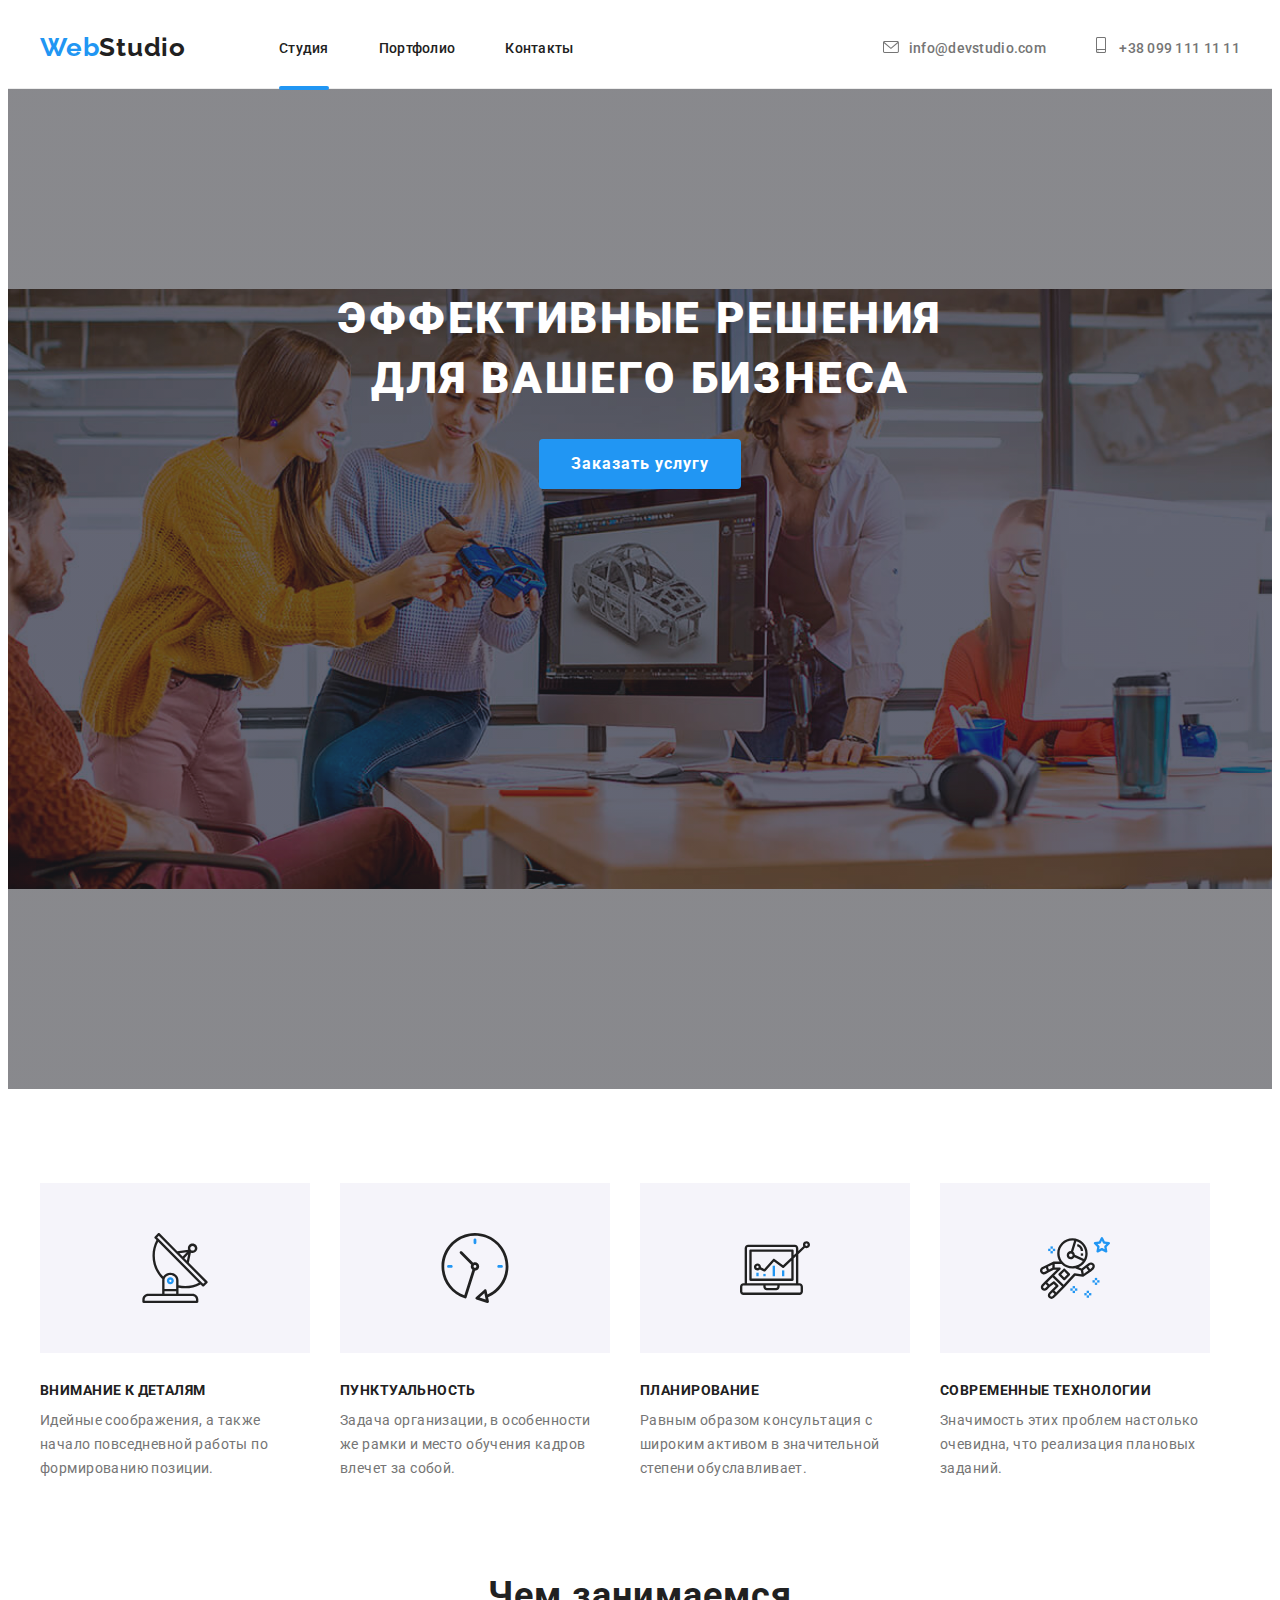
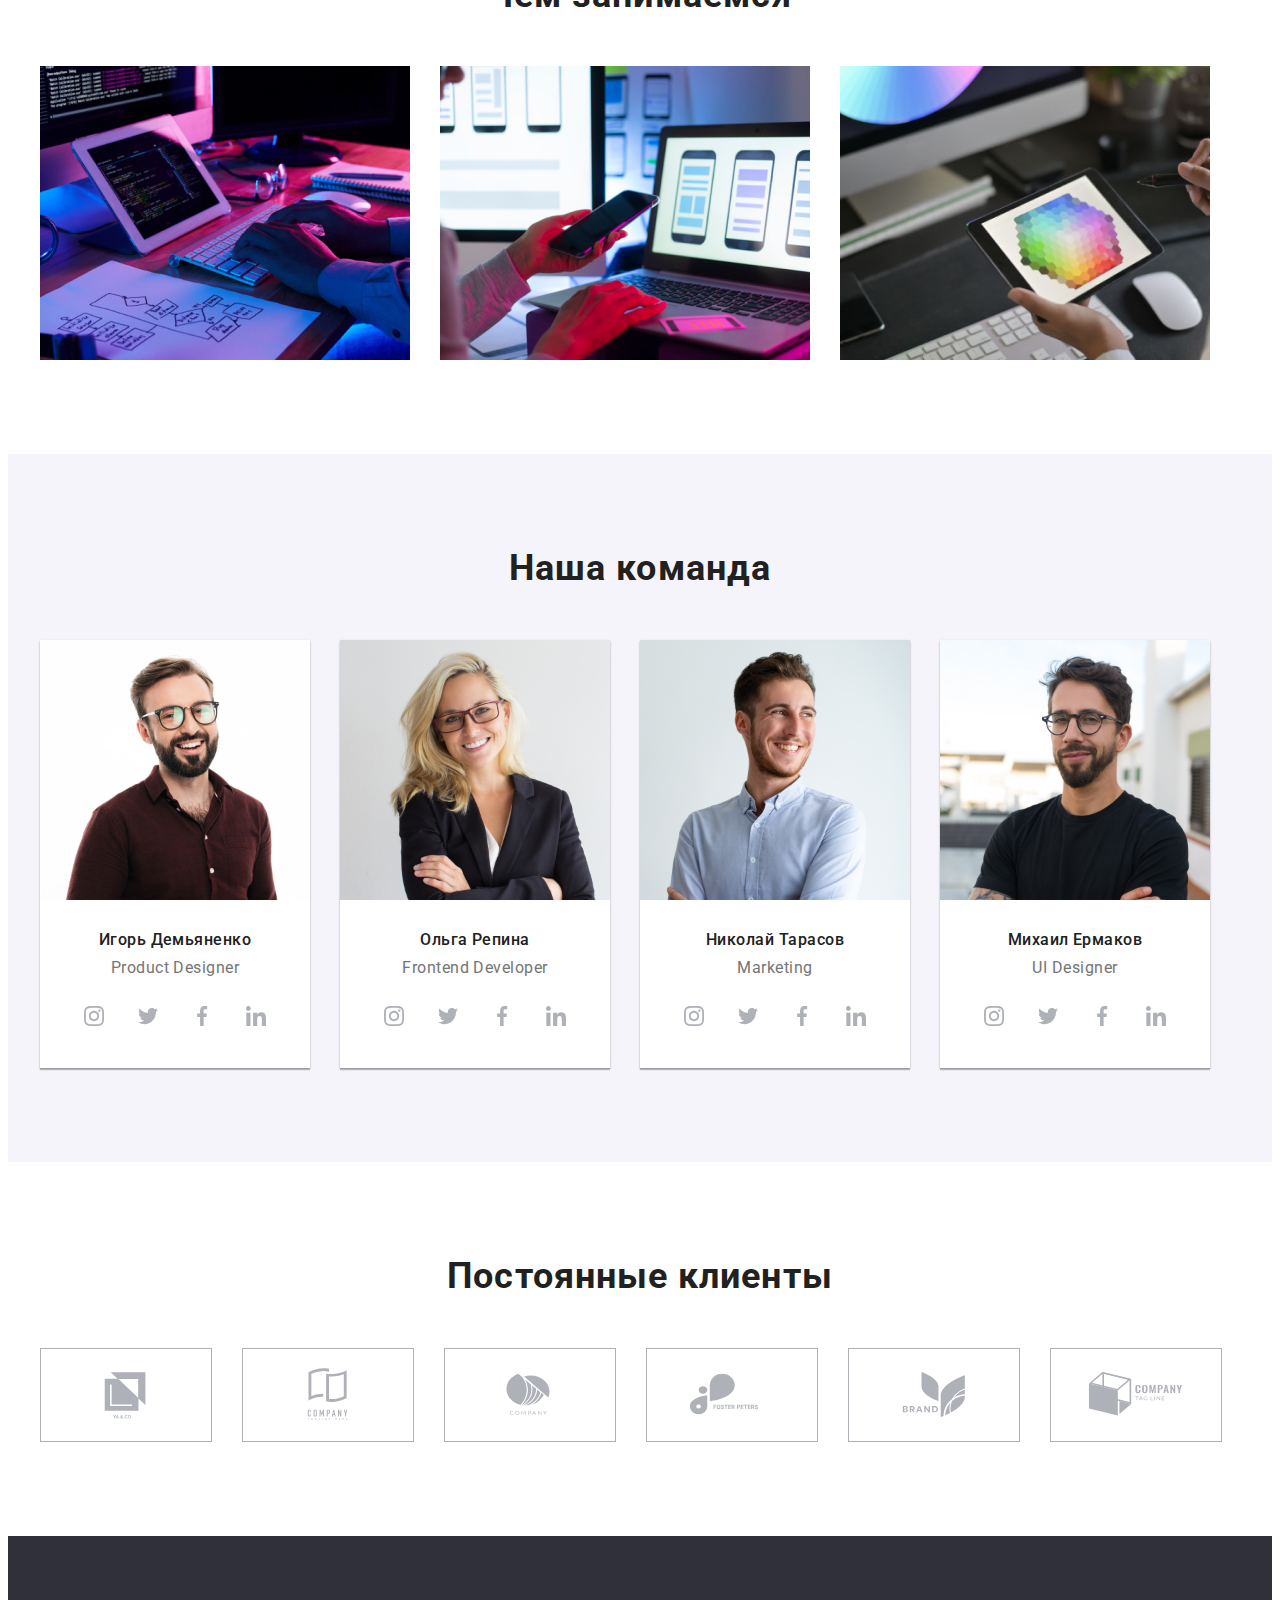
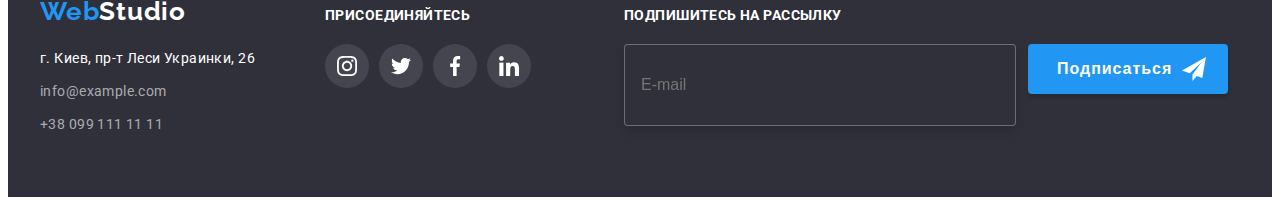
<file: index.html>
<!DOCTYPE html>
<html lang="ru">
<head>
    <meta charset="UTF-8">
    <meta http-equiv="X-UA-Compatible" content="IE=edge">
    <meta name="viewport" content="width=device-width, initial-scale=1.0">
    <title>Document</title>
    <link rel="preconnect" href="https://fonts.googleapis.com">
    <link rel="preconnect" href="https://fonts.gstatic.com" crossorigin>
    <link href="https://fonts.googleapis.com/css2?family=Raleway:wght@700&family=Roboto:wght@400;500;700;900&display=swap"
        rel="stylesheet">
        <link rel="stylesheet" href="https://cdnjs.cloudflare.com/ajax/libs/modern-normalize/1.1.0/modern-normalize.min.css"
            integrity="sha512-wpPYUAdjBVSE4KJnH1VR1HeZfpl1ub8YT/NKx4PuQ5NmX2tKuGu6U/JRp5y+Y8XG2tV+wKQpNHVUX03MfMFn9Q=="
            crossorigin="anonymous" referrerpolicy="no-referrer" />
    <link rel="stylesheet" href="https://cdnjs.cloudflare.com/ajax/libs/modern-normalize/1.1.0/modern-normalize.min.css"
        integrity="sha512-wpPYUAdjBVSE4KJnH1VR1HeZfpl1ub8YT/NKx4PuQ5NmX2tKuGu6U/JRp5y+Y8XG2tV+wKQpNHVUX03MfMFn9Q=="
        crossorigin="anonymous" referrerpolicy="no-referrer" />
    <!-- <link rel="stylesheet" href="./css/styies.css"> -->
    <link rel="stylesheet" href="./css/main.min.css">
    <link rel="stylesheet" href="./css/styies.css">
</head>
<body>
    <header class="header">
        <div class="container header__container">
            <a class="logo header__logo" href="./index.html">Web<span class="logo__span">Studio</span></a>
            <nav class="nav">
                <ul class='nav__menu'>
                    <li class="nav__item"><a class="nav__link--active" href="./index.html">Студия</a></li>
                    <li class="nav__item"><a class="nav__link" href="./portfolio.html">Портфолио</a></li>
                    <li class="nav__item"><a class="nav__link" href="">Контакты</a></li>
                </ul>
            </nav>
            <ul class="contacts__list">
                <li class="contacts__item"><a class="contacts__link" href=""><svg class="contacts__svg" width="16" height="12">
                            <use href="./img/sprite.svg#envelope"></use>
                        </svg>info@devstudio.com</a></li>
                <li class="contacts__item"><a class="contacts__link" href="+380991111111"><svg class="contacts__svg" width="10"
                            height="16">
                            <use href="./img/sprite.svg#smartphone"></use>
                        </svg>
                        +38 099 111 11 11</a></li>
            </ul>
        </div>
    </header>
    <main>
        <section class="herou">
            <div class="container">
            <h1 class="herou__title">Эффективные решения <br> для вашего бизнеса</h1>
            <button class="button" type="button" data-modal-open>Заказать услугу</button>
            </div>
        </section>
        <!-- Секция плюсов -->
        <section class="section">
            <div class="container">
            <ul class="arguments">
                <li class="arguments__li "><h4 class="arguments__title">Внимание к деталям</h4> 
                    <p class="arguments__text">Идейные соображения, а также <br> начало повседневной работы по <br> формированию позиции.</p></li>
                <li class="arguments__li"><h4 class="arguments__title">Пунктуальность</h4>
                    <p class="arguments__text">Задача организации, в особенности <br> же рамки и место обучения кадров <br> влечет за собой.</p></li>
                <li class="arguments__li"><h4 class="arguments__title">Планирование</h4>
                     <p class="arguments__text">Равным образом консультация с <br> широким активом в значительной <br> степени обуславливает.</p></li>
                <li class="arguments__li"><h4 class="arguments__title">Современные технологии</h4>
                    <p class="arguments__text">Значимость этих проблем настолько <br> очевидна, что реализация плановых <br> заданий.</p></li>
            </ul>
            </div>
        <section class="about ">
            <div class="container">
            <h2 class="about_title">Чем занимаемся</h2>
            <ul class="img-ul">
                <li class="img-ul__li"><img src="./img/img-1.png"
                         alt=""
                         width="370"
                         height="294"></li>
                <li class="img-ul__li"><img src="./img/img-2.png"
                         alt=""
                         width="370"
                         height="294"></li>
                <li class="img-ul__li"><img src="./img/img-3.png"
                         alt=""
                         width="370"
                         height="294"></li>
            </ul>
            </div>
        </section>
        <section class="section__team section">
            <div class="container">
            <h2>Наша команда</h2>
            <ul class="team">
                <li class="team__li"><img src="./img/img-4.jpg" 
                         alt="Игорь Демьяненко"
                         width="270"
                         height="260">
                    <div class="team__h-p"><h4 class="name">Игорь Демьяненко</h4>
                    <p class="team__profession">Product Designer</p>
                    <ul class="team__social-icons">
                        <li class="team__social-list-item"><a class="team__social-icon-list" href="">
                            <svg class="social-icon-instagram" width="20" height="20">
                                <use href="./img/sprite.svg#instagram">
                                </use>
                            </svg>
                        </a></li>
                        <li class="team__social-list-item"><a class="team__social-icon-list" href="">
                            <svg class="social-icon-twitter" width="20" height="20">
                                <use href="./img/sprite.svg#twitter">
                                </use>
                            </svg>
                        </a></li>
                        <li class="team__social-list-item"><a class="team__social-icon-list" href="">
                           <svg class="social-icon-facebook" width="20" height="20">
                               <use href="./img/sprite.svg#facebook">
                               </use>
                           </svg>
                        </a></li>
                        <li class="team__social-list-item"><a class="team__social-icon-list" href="">
                            <svg class="social-icon-linkedin" width="20" height="20">
                                <use href="./img/sprite.svg#linkedin">
                                </use>
                            </svg>
                        </a></li>
                    </ul>
                    </div></li>
                <li class="team__li"><img src="./img/img-5.jpg"
                         alt="Ольга Репина"
                         width="270"
                         height="260">
                    <div class="team__h-p"><h4 class="name">Ольга Репина</h4>
                    <p class="team__profession">Frontend Developer</p>
                    <ul class="team__social-icons">
                        <li class="team__social-list-item"><a class="team__social-icon-list" href="">
                                <svg class="social-icon-instagram" width="20" height="20">
                                    <use href="./img/sprite.svg#instagram">
                                    </use>
                                </svg>
                            </a></li>
                        <li class="team__social-list-item"><a class="team__social-icon-list" href="">
                                <svg class="social-icon-twitter" width="20" height="20">
                                    <use href="./img/sprite.svg#twitter">
                                    </use>
                                </svg>
                            </a></li>
                        <li class="team__social-list-item"><a class="team__social-icon-list" href="">
                                <svg class="social-icon-facebook" width="20" height="20">
                                    <use href="./img/sprite.svg#facebook">
                                    </use>
                                </svg>
                            </a></li>
                        <li class="team__social-list-item"><a class="team__social-icon-list" href="">
                                <svg class="social-icon-linkedin" width="20" height="20">
                                    <use href="./img/sprite.svg#linkedin">
                                    </use>
                                </svg>
                            </a></li>
                    </ul>
                    </div></li>
                <li class="team__li"><img src="./img/img-6.jpg"
                         alt="Николай Тарасов"
                         width="270"
                         height="260">
                    <div class="team__h-p">
                    <h4 class="name">Николай Тарасов</h4>
                    <p class="team__profession">Marketing</p>
                    <ul class="team__social-icons">
                        <li class="team__social-list-item"><a class="team__social-icon-list" href="">
                                <svg class="social-icon-instagram" width="20" height="20">
                                    <use href="./img/sprite.svg#instagram">
                                    </use>
                                </svg>
                            </a></li>
                        <li class="team__social-list-item"><a class="team__social-icon-list" href="">
                                <svg class="social-icon-twitter" width="20" height="20">
                                    <use href="./img/sprite.svg#twitter">
                                    </use>
                                </svg>
                            </a></li>
                        <li class="team__social-list-item"><a class="team__social-icon-list" href="">
                                <svg class="social-icon-facebook" width="20" height="20">
                                    <use href="./img/sprite.svg#facebook">
                                    </use>
                                </svg>
                            </a></li>
                        <li class="team__social-list-item"><a class="team__social-icon-list" href="">
                                <svg class="social-icon-linkedin" width="20" height="20">
                                    <use href="./img/sprite.svg#linkedin">
                                    </use>
                                </svg>
                            </a></li>
                    </ul>
                    </div>
                </li>
                <li class="team__li"><img src="./img/img-7.jpg"
                         alt="Михаил Ермаков"
                         width="270"
                         height="260">
                    <div class="team__h-p">
                    <h4 class="name">Михаил Ермаков</h4>
                    <p class="team__profession">UI Designer</p>
                    <ul class="team__social-icons">
                        <li class="social-list-item"><a class="team__social-icon-list" href="">
                                <svg class="social-icon-instagram" width="20" height="20">
                                    <use href="./img/sprite.svg#instagram">
                                    </use>
                                </svg>
                            </a></li>
                        <li class="social-list-item"><a class="team__social-icon-list" href="">
                                <svg class="social-icon-twitter" width="20" height="20">
                                    <use href="./img/sprite.svg#twitter">
                                    </use>
                                </svg>
                            </a></li>
                        <li class="social-list-item"><a class="team__social-icon-list" href="">
                                <svg class="social-icon-facebook" width="20" height="20">
                                    <use href="./img/sprite.svg#facebook">
                                    </use>
                                </svg>
                            </a></li>
                        <li class="social-list-item"><a class="team__social-icon-list" href="">
                                <svg class="social-icon-linkedin" width="20" height="20">
                                    <use href="./img/sprite.svg#linkedin">
                                    </use>
                                </svg>
                            </a></li>
                    </ul>
                    </div>
            </ul>
            </div>
        </section>
        <section class="client">
                <div class="container">
                <h2>Постоянные клиенты</h2>
                <ul class="client-ul">
                    <li class="client-li"><a class="client-a" href="">
                            <svg class="client-svg" width="106px "height="60px">
                                <use href="./img/sprite.svg#logo"></use>
                            </svg>
                        </a></li>
                    <li class="client-li"><a class="client-a" href="">
                            <svg class="client-svg" width="106px "height="60px">
                                <use href="./img/sprite.svg#logo-one"></use>
                            </svg>
                        </a></li>
                    <li class="client-li"><a class="client-a" href="">
                            <svg class="client-svg" width="106px "height="60px">
                                <use href="./img/sprite.svg#logo-too"></use>
                            </svg>
                        </a></li>
                    <li class="client-li"><a class="client-a" href="">
                            <svg class="client-svg" width="106px "height="60px">
                                <use href="./img/sprite.svg#logo-three"></use>
                            </svg>
                        </a></li>
                    <li class="client-li"><a class="client-a" href="">
                            <svg class="client-svg" width="106px "height="60px">
                                <use href="./img/sprite.svg#logo-fo"></use>
                            </svg>
                        </a></li>
                    <li class="client-li"><a class="client-a" href="">
                            <svg class="client-svg"  width="106px "height="60px">
                                <use href="./img/sprite.svg#logo-five"></use>
                            </svg>
                        </a></li>
                </ul>
            </div>
            </div>
        </section>
    </main>
    <footer class="footer">
        <div class="container footer-too">
        <div class="logo-and-addres">
        <a class="logo" href="./index.html">Web<span class="footer-studio">Studio</span></a>
        <address>
            <ul >
                <li class="addres-li"><a class="physical-addres " href="https://www.google.com/maps/place/%D0%B1%D1%83%D0%BB%D1%8C%D0%B2%D0%B0%D1%80+%D0%9B%D0%B5%D1%81%D1%96+%D0%A3%D0%BA%D1%80%D0%B0%D1%97%D0%BD%D0%BA%D0%B8,+26,+%D0%9A%D0%B8%D1%97%D0%B2,+02000/@50.4265807,30.5361971,17z/data=!3m1!4b1!4m5!3m4!1s0x40d4cf0e033ecbe9:0x57a4dffefec77da0!8m2!3d50.4265807!4d30.5383858">г. Киев, пр-т Леси Украинки, 26</a></li>
                <li class="addres-li"><a class="footer-contact" href="info@example.com">info@example.com</a></li>
                <li class="addres-li"><a class="footer-contact" href="+380991111111">+38 099 111 11 11</a></li>
            </ul>
        </address>
        </div>
        <div class="flex">
        <div class="join">
            <h5>присоединяйтесь</h5>
            <ul class="social-icons">
                <li class="social-list-item footer-icons"><a class="social-icon-list-footer" href="">
                        <svg class="social-icon-instagram" width="20" height="20">
                            <use href="./img/sprite.svg#instagram">
                            </use>
                        </svg>
                    </a></li>
                <li class="social-list-item footer-icons"><a class="social-icon-list-footer" href="">
                        <svg class="social-icon-twitter" width="20" height="20">
                            <use href="./img/sprite.svg#twitter">
                            </use>
                        </svg>
                    </a></li>
                <li class="social-list-item footer-icons"><a class="social-icon-list-footer" href="">
                        <svg class="social-icon-facebook" width="20" height="20">
                            <use href="./img/sprite.svg#facebook">
                            </use>
                        </svg>
                    </a></li>
                <li class="social-list-item footer-icons"><a class="social-icon-list-footer" href="">
                        <svg class="social-icon-linkedin" width="20" height="20">
                            <use href="./img/sprite.svg#linkedin">
                            </use>
                        </svg>
                    </a></li>
            </ul>
        </div>
        </div>
        
        <DIv class="div-footer-email">
        <p class="label-footer-mail">Подпишитесь на рассылку</p>
        <form class="form-footer" action="">
        <lable for="footer-email" class="label-footer-email"></lable>
        <input name="" id="footer-email" class="footer-email" placeholder="E-mail" type="email"></input>
        <div>
        <button class="button-footer-email" type="submit">Подписаться<svg class="svg-button"width="24" height="24">
                                <use class="use-svg-button" href="./img/sprite.svg#icon-1"></use>
                            </svg></button>
                            </DIv>
         </div>
        </form>
                        
        </div>
    </footer>
    <div class="backdrop is-hidden" data-modal>
        <div class="modal">
            <form class="modal-form" action="">
            <p class="modal-title">Оставьте свои данные, мы вам перезвоним</p>
            <label for="tel" class="input-label">Имя</label>
            <div class="input-name">
            <input name="user-text" id="name" class="modal-comment" placeholder="" type="tel" required></input>
            <svg class="modal-tel" width="13" height="13">
            <use href="./img/sprite.svg#name"></use>
            </svg>
            </div>
           

            <label for="tel" class="input-label">Телефон</label>
            <div class="tel-input">
            <input name="user-text" id="tel" class="modal-comment" placeholder="" type="tel" required></input>
            <svg class="modal-tel" width="13" height="13">
                <use href="./img/sprite.svg#tel"></use>
            </svg>
            </div>
            <label for="post" class="input-label">Почта</label>
            <div class="tel-input">
            <input name="user-text" id="post" class="modal-comment" placeholder="" type="email"></input>
            <svg class="modal-tel" width="15" height="12">
                <use href="./img/sprite.svg#email"></use></div>
            
            <label for="coment" class="input-label">Комментарий</label>
            <div class="com-textarea">
            <textarea name="user-text" id="coment" class="modal-comment-com" placeholder="Введите текст"></textarea>
            </div>
            <div class="class-policy">
            <input type="checkbox" name="policy" id="policy" class="modal-chek vissually-hidden"></input>
            <label  for="policy"class="modal-policy">
                        <span class="span-chekbox">
                            <svg class="checkboxx"width="16" height="15">
                                <use class="checkboxx" href="./img/sprite.svg#checkboxx"></use>
                            </svg>
                        </span>
                Соглашаюсь с рассылкой и принимаю. <a class="dogovor "href=""> Условия договора</a></label>
            </div>
            <button class="button-modal" type="submit">Отправить</button>
            
                <button type="button" class="modal-clouse-btn" data-modal-close>
                        <svg class="modal-clouse-icon" width="18" height="18">
                            <use href="./img/sprite.svg#icon-close">

                            </use>
                        </svg>
                </button>
                </form>
        </div>

    </div>
<script src="./css/modal.js"></script>

</body>
</html>
</file>
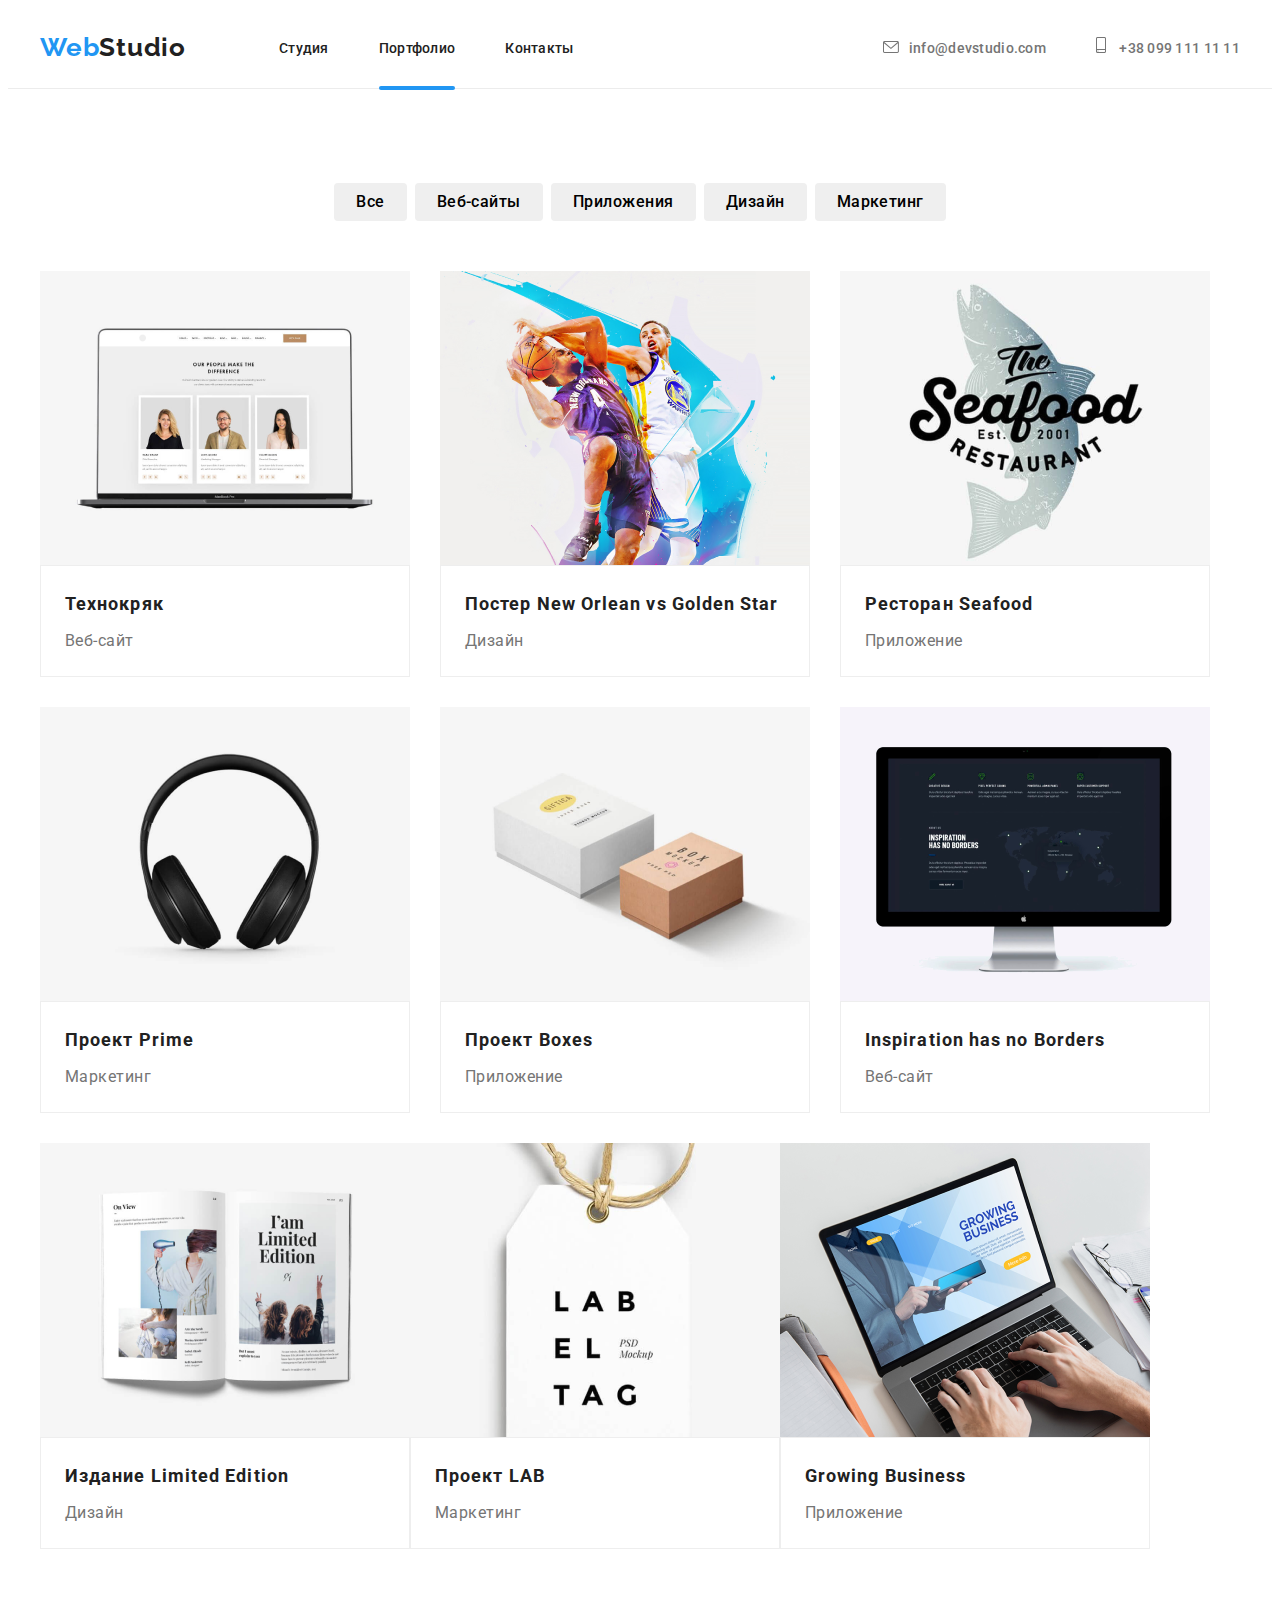
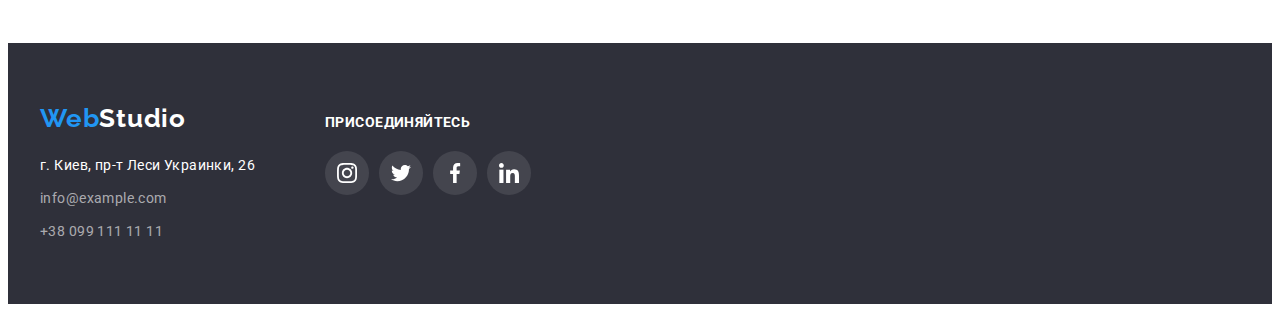
<file: portfolio.html>
<!DOCTYPE html>
<html lang="ru">
<head>
    <meta charset="UTF-8">
    <meta http-equiv="X-UA-Compatible" content="IE=edge">
    <meta name="viewport" content="width=device-width, initial-scale=1.0">
    <title>Document</title>
    <link rel="preconnect" href="https://fonts.googleapis.com">
    <link rel="preconnect" href="https://fonts.gstatic.com" crossorigin>
    <link href="https://fonts.googleapis.com/css2?family=Raleway:wght@700&family=Roboto:wght@400;500;700;900&display=swap"
        rel="stylesheet">
    <link rel="stylesheet" href="https://cdnjs.cloudflare.com/ajax/libs/modern-normalize/1.1.0/modern-normalize.min.css"
        integrity="sha512-wpPYUAdjBVSE4KJnH1VR1HeZfpl1ub8YT/NKx4PuQ5NmX2tKuGu6U/JRp5y+Y8XG2tV+wKQpNHVUX03MfMFn9Q=="
        crossorigin="anonymous" referrerpolicy="no-referrer" />
    <link rel="stylesheet" href="./css/main.min.css">
</head>
<body>
<header class="header">
    <div class="container header__container">
        <a class="logo header__logo" href="./index.html">Web<span class="logo__span">Studio</span></a>
        <nav class="nav">
            <ul class='nav__menu'>
                <li class="nav__item"><a class="nav__link" href="./index.html">Студия</a></li>
                <li class="nav__item"><a class="nav__link--active" href="./portfolio.html">Портфолио</a></li>
                <li class="nav__item"><a class="nav__link" href="">Контакты</a></li>
            </ul>
        </nav>
        <ul class="contacts__list">
            <li class="contacts__item"><a class="contacts__link" href=""><svg class="contacts__svg" width="16" height="12">
                        <use href="./img/sprite.svg#envelope"></use>
                    </svg>info@devstudio.com</a></li>
            <li class="contacts__item"><a class="contacts__link" href="+380991111111"><svg class="contacts__svg" width="10"
                        height="16">
                        <use href="./img/sprite.svg#smartphone"></use>
                    </svg>
                    +38 099 111 11 11</a></li>
        </ul>
    </div>
</header>
    <main>
        <section class="section">
            <div class="container">
            <ul class="button-portfolio-ul" >
                <li class="li-button-portfolio"><button class="button-portfolio" type="button">Все</button></li>
                <li class="li-button-portfolio"><button class="button-portfolio" type="button">Веб-сайты</button></li>
                <li class="li-button-portfolio"><button class="button-portfolio" type="button">Приложения</button></li>
                <li class="li-button-portfolio"><button class="button-portfolio" type="button">Дизайн</button></li>
                <li class="li-button-portfolio"><button class="button-portfolio" type="button">Маркетинг</button></li>
            </ul>
            <ul class="main">
                <li class="main-li">
                    <a href="" class="main-li-a">
                <div class="main-li-img"><img 
                    src="./img/img-8.png" 
                    alt="сотрудники" width="370" height="294"/>
                    <p class="overlay">Ресурс предлагает комплексные предложения с разным уровнем функционала и сервисов. Все это позволит
                        посетителю получить исчерпывающие сведения о компании или частном лице.</p>
                </div>
                    <div class="main-h-p">
                        <h3>Технокряк</h3>
                        <p class="main-p">Веб-сайт</p>
                    </div>
                    </a>
                </li>
                <li class="main-li">
                    <a href="" class="main-li-a">
                    <div class="main-li-img">
                    <img src="./img/img-9.png" alt="баскетбол" width="370" height="294">
                    <p class="overlay">Ресурс предлагает комплексные предложения с разным уровнем функционала и сервисов. Все это позволит
                        посетителю получить исчерпывающие сведения о компании или частном лице.</p>
                        </div>
                   <div class="main-h-p">
                       <h3>Постер New Orlean vs Golden Star</h3>
                    <p class="main-p">Дизайн</p>
                    </div>
                    </a>
                </li>
                <li class="main-li">
                    <a href="" class="main-li-a">
                    <div class="main-li-img">
                    <img src="./img/img-90.png" alt="еда" width="370" height="294">
                    <p class="overlay">Ресурс предлагает комплексные предложения с разным уровнем функционала и сервисов. Все это позволит
                        посетителю получить исчерпывающие сведения о компании или частном лице.</p>
                    </div>
                   <div class="main-h-p" ><h3>Ресторан Seafood</h3>
                    <p class="main-p">Приложение</p>
                    </div>
                    </a>
                </li>
                <li class="main-li">
                    <a href="" class="main-li-a">
                    <div class="main-li-img">
                    <img src="./img/img-91.png" alt="наушники" width="370" height="294">
                    <p class="overlay">Ресурс предлагает комплексные предложения с разным уровнем функционала и сервисов. Все это позволит
                        посетителю получить исчерпывающие сведения о компании или частном лице.</p>
                    </div>
                   <div class="main-h-p"><h3>Проект Prime</h3>
                    <p class="main-p">Маркетинг</p>
                    </div>
                    </a>
                </li>
                <li class="main-li">
                    <a href="" class="main-li-a">
                    <div class="main-li-img">
                    <img src="./img/img-92.png" alt="коробки" width="370" height="294">
                    <p class="overlay">Ресурс предлагает комплексные предложения с разным уровнем функционала и сервисов. Все это позволит
                        посетителю получить исчерпывающие сведения о компании или частном лице.</p>
                    </div>
                   <div class="main-h-p"><h3>Проект Boxes</h3>
                    <p class="main-p">Приложение</p>
                    </div>
                    </a>
                </li>
                <li class="main-li">
                    <a href="" class="main-li-a">
                    <div class="main-li-img">
                    <img src="./img/img-93.png" alt="монитор" width="370" height="294">
                    <p class="overlay">Ресурс предлагает комплексные предложения с разным уровнем функционала и сервисов. Все это позволит
                        посетителю получить исчерпывающие сведения о компании или частном лице.</p>
                    </div>
                   <div class="main-h-p">
                    <h3>Inspiration has no Borders</h3>
                    <p class="main-p">Веб-сайт</p>
                    </div>
                    </a>
                </li>
                <li class="main-li">
                    <a href="" class="main-li-a">
                    <div class="main-li-img">
                    <img src="./img/img-94.png" alt="книжка" width="370" height="294">
                    <p class="overlay">Ресурс предлагает комплексные предложения с разным уровнем функционала и сервисов. Все это позволит
                    посетителю получить исчерпывающие сведения о компании или частном лице.</p>
                    </div>
                   <div class="main-h-p" ><h3>Издание Limited Edition</h3>
                    <p class="main-p">Дизайн</p>
                    </div>
                    </a>
                </li>
                <li class="main-li">
                    <a href="" class="main-li-a">
                    <div class="main-li-img">
                    <img src="./img/img-95.png" alt="листок" width="370" height="294">
                    <p class="overlay">Ресурс предлагает комплексные предложения с разным уровнем функционала и сервисов. Все это позволит
                        посетителю получить исчерпывающие сведения о компании или частном лице.</p>
                    </div>
                   <div class="main-h-p"><h3>Проект LAB</h3>
                    <p class="main-p">Маркетинг</p>
                    </div>
                    </a>
                </li>
                <li class="main-li">
                    <a href="" class="main-li-a">
                    <div class="main-li-img">
                    <img src="./img/img-96.png" alt="ноутбук" width="370" height="294">
                    <p class="overlay">Ресурс предлагает комплексные предложения с разным уровнем функционала и сервисов. Все это позволит
                        посетителю получить исчерпывающие сведения о компании или частном лице.</p>
                    </div>
                   <div class="main-h-p"><h3>Growing Business</h3>
                    <p class="main-p">Приложение</p>
                    </div>
                    </a>
                </li>
            </ul>
            </div>
        </section>
     </main>
    <footer class="footer">
        <div class="container footer-too">
            <div class="logo-and-addres">
                <a class="logo" href="./index.html">Web<span class="footer-studio">Studio</span></a>
                <address>
                    <ul>
                        <li class="addres-li"><a class="physical-addres "
                                href="https://www.google.com/maps/place/%D0%B1%D1%83%D0%BB%D1%8C%D0%B2%D0%B0%D1%80+%D0%9B%D0%B5%D1%81%D1%96+%D0%A3%D0%BA%D1%80%D0%B0%D1%97%D0%BD%D0%BA%D0%B8,+26,+%D0%9A%D0%B8%D1%97%D0%B2,+02000/@50.4265807,30.5361971,17z/data=!3m1!4b1!4m5!3m4!1s0x40d4cf0e033ecbe9:0x57a4dffefec77da0!8m2!3d50.4265807!4d30.5383858">г.
                                Киев, пр-т Леси Украинки, 26</a></li>
                        <li class="addres-li"><a class="footer-contact" href="info@example.com">info@example.com</a></li>
                        <li class="addres-li"><a class="footer-contact" href="+380991111111">+38 099 111 11 11</a></li>
                    </ul>
                </address>
            </div>
            <div class="join">
                <h5>присоединяйтесь</h5>
                <ul class="social-icons">
                    <li class="social-list-item footer-icons"><a class="social-icon-list-footer" href="">
                            <svg class="social-icon-instagram" width="20" height="20">
                                <use href="./img/sprite.svg#instagram">
                                </use>
                            </svg>
                        </a></li>
                    <li class="social-list-item footer-icons"><a class="social-icon-list-footer" href="">
                            <svg class="social-icon-twitter" width="20" height="20">
                                <use href="./img/sprite.svg#twitter">
                                </use>
                            </svg>
                        </a></li>
                    <li class="social-list-item footer-icons"><a class="social-icon-list-footer" href="">
                            <svg class="social-icon-facebook" width="20" height="20">
                                <use href="./img/sprite.svg#facebook">
                                </use>
                            </svg>
                        </a></li>
                    <li class="social-list-item footer-icons"><a class="social-icon-list-footer" href="">
                            <svg class="social-icon-linkedin" width="20" height="20">
                                <use href="./img/sprite.svg#linkedin">
                                </use>
                            </svg>
                        </a></li>
                </ul>
            </div>
        </div>
    </footer>
 
</body>
</html>
</file>
<file: css/styies.css>
.header-container {
    display: flex;
    align-items: center;
}

.header {
    background: #FFFFFF;
    padding-top: 24px;
    padding-bottom: 25px;
    border-bottom: 1px solid #ECECEC;
}

.contact-icon {
    margin-right: 10px;

}

.logo {
    font-family: 'Raleway', sans-serif;
    font-weight: bold;
    font-size: 26px;
    line-height: 1.19;
    letter-spacing: 0.03em;
    color: #2196F3;
}
.header_logo{
    margin-right: 93px;
}

.header-studio {
    color: #212121;
}

.footer-studio {
    color: #FFFFFF;
}

.site-naw {
    display: flex;
    align-items: center;
}

.site-naw-li:not(:last-child) {
    margin-right: 50px;
}

.contact-li:not(:last-child) {
    margin-right: 50px;
}

.contact-svg {
    margin-right: 10px;

}

.site-naw a {
    font-weight: 500;
    font-size: 14px;
    line-height: 1.14;
    letter-spacing: 0.02em;
    color: #212121;
}

.nav_menu a:hover,
.nav.site-naw_menu a:focus {
    color: #2196f3;
}

.contact {
    display: flex;
    align-items: center;
    margin-left: auto;
}

.contact-a {
    font-weight: 500;
    font-size: 14px;
    line-height: 1.14;
    letter-spacing: 0.02em;
    color: #757575;
    fill: #757575;
}

.contact-a:hover,
.contact-a:focus {
    color: #2196f3;
    fill: #2196f3;
}
</file>
<file: css/main.min.css>
.header__container{display:flex;align-items:center}.header{background:#fff;padding-top:24px;padding-bottom:25px;border-bottom:1px solid #ececec}.logo{font-family:"Raleway",sans-serif;font-weight:bold;font-size:26px;line-height:1.19;letter-spacing:.03em;color:#2196f3}.header__logo{margin-right:93px}.logo__span{color:#212121}.nav__menu{display:flex;align-items:center}.nav__item:not(:last-child){margin-right:50px}.contacts__item:not(:last-child){margin-right:50px}.contacts__svg{margin-right:10px}.nav__link{font-weight:500;font-size:14px;line-height:1.14;letter-spacing:.02em;color:#212121}.nav__link:hover,.nav__link:focus{color:#2196f3}.nav__link--active{position:relative;font-weight:500;font-size:14px;line-height:1.14;letter-spacing:.02em;color:#212121}.nav__link--active::after{content:"";position:absolute;display:block;width:100%;top:46px;height:4px;background:#2196f3;border-radius:2px;transition:opacity 250ms cubic-bezier(0.4, 0, 0.2, 1)}.nav__link--active:hover,.nav__link--active:focus{color:#2196f3}.contacts__list{display:flex;align-items:center;margin-left:auto}.contacts__link{font-weight:500;font-size:14px;line-height:1.14;letter-spacing:.02em;color:#757575;fill:#757575}.contacts__link:hover,.contacts__link:focus{color:#2196f3;fill:#2196f3}.herou{background-image:linear-gradient(rgba(47, 48, 58, 0.4), rgba(47, 48, 58, 0.4)),url("../img/Img-personal.png");text-align:center;background-color:#c4c4c4;background-size:1600px;background-repeat:no-repeat;background-position:center;padding-top:200px;padding-bottom:200px;height:600px}.button{font-family:"Roboto",sans-serif;font-weight:bold;font-size:16px;line-height:1.88;align-items:center;letter-spacing:.06em;color:#fff;background-color:#2196f3;cursor:pointer;padding:10px 32px;border-radius:4px}.team{display:flex;align-items:center}.section__team{background-color:#f5f4fa}.team__li{box-shadow:0px 2px 1px 0px rgba(0,0,0,.2),0px 1px 1px 0px rgba(0,0,0,.1411764706),0px 1px 3px 0px rgba(0,0,0,.1215686275);background-color:#fff}.team__li:not(:last-child){margin-right:30px}.name{font-weight:500;font-size:16px;line-height:1.19;text-align:center;letter-spacing:.03em;color:#212121;margin-bottom:10px}.team__profession{font-weight:normal;font-size:16px;line-height:1.18;text-align:center;letter-spacing:.03em;color:#757575;margin-bottom:16px}.team__h-p{padding-top:30px;padding-bottom:30px;padding-left:32px;padding-right:32px}.team__social-icons{display:flex}.team__social-list-item:not(:last-child){margin-right:10px}.team__social-icon-list{display:flex;justify-content:center;align-items:center;width:44px;height:44px;border-radius:50%;fill:#afb1b8}.team__social-icon-list:hover,.team__social-icon-list:focus{fill:#fff;background-color:#2196f3}.arguments__li{min-width:270px}.arguments__li:not(:last-child){margin-right:30px}.arguments__li::before{display:block;content:"";height:120px;padding:25px 100px;background-repeat:no-repeat;padding:25px 100px;background-position:center;background-color:#f5f4fa;margin-bottom:30px}.arguments__li:nth-child(1)::before{background-image:url("../img/antennaa.svg")}.arguments__li:nth-child(2)::before{background-image:url("../img/clock.svg")}.arguments__li:nth-child(3)::before{background-image:url("../img/diagram.svg")}.arguments__li:nth-child(4)::before{background-image:url("../img/astronaut.svg")}.arguments{display:flex;align-items:center}.about{padding-top:94px;padding-bottom:94px}.arguments__title{font-weight:bold;font-size:14px;line-height:1.14;letter-spacing:.03em;text-transform:uppercase;color:#212121;margin-bottom:10px}.arguments__text{font-weight:normal;font-size:14px;line-height:1.71;letter-spacing:.03em;color:#757575}.img-ul{display:flex;align-items:center}.img-ul__li:not(:last-child){margin-right:30px}.client{padding-top:94px;justify-content:center;align-items:center}.client-a{display:flex;width:170px;height:92px;border:1px solid #afb1b8;cursor:pointer;fill:#afb1b8;align-items:center;justify-content:center}.client-a:hover,.client-a:focus{fill:#2196f3;border-color:#2196f3}.client-ul{display:flex}.client-li:not(:last-child){margin-right:30px}.footer-studio{color:#fff}.physical-addres{font-family:"Roboto",sans-serif;font-style:normal;font-weight:normal;font-size:14px;line-height:1.71;letter-spacing:.03em;color:#fff}.addres-li:not(:last-child){margin-bottom:9px}.addres-li:not(:last-child):first-child{margin-top:20px}.footer-contact{font-family:"Roboto",sans-serif;font-style:normal;font-weight:normal;font-size:14px;line-height:1.71;letter-spacing:.03em;color:rgba(255,255,255,.6)}.footer{background-color:#2f303a;padding-top:60px;padding-bottom:60px}.label-footer-mail{font-style:normal;font-weight:700;font-size:14px;line-height:1.14;letter-spacing:.03em;text-transform:uppercase;color:#fff;margin-bottom:20px}.footer-email{Width:358px;Height:50px;border:1px solid rgba(255,255,255,.3);filter:drop-shadow(0px 4px 4px rgba(0, 0, 0, 0.15));Border-radius:4px;padding:15px 16px;font-style:normal;font-weight:400;font-size:16px;line-height:1.25;background-color:#2f303a;margin-right:12px;color:#fff}.div-footer-email{margin-left:93px;margin-top:12px}.button-footer-email{padding:10px 28px 10px 29px;font-style:normal;font-weight:700;font-size:16px;line-height:30px;align-items:center;text-align:center;letter-spacing:.06em;color:#fff;background:#2196f3;box-shadow:0px 4px 4px rgba(0,0,0,.15);border-radius:4px;Width:200px;Height:50px;display:flex}.form-footer{display:flex;justify-content:center}.svg-button{background:#2196f3;position:relative;left:10px;display:flex}.use-svg-button{fill:#fff;position:absolute}.join{display:block;margin-top:12px}.logo-and-addres{display:block;margin-right:70px}.footer-too{display:flex}.social-icon-list-footer{display:flex;justify-content:center;align-items:center;width:44px;height:44px;border-radius:50%;background-color:rgba(255,255,255,.1019607843);fill:#fff}.social-icon-list-footer:hover,.social-icon-list-footer:focus{background-color:#2196f3;fill:#fff}.social-icons{display:flex}.social-list-item:not(:last-child){margin-right:10px}.li-button-portfolio :hover,.button-portfolio :focus{background-color:#2196f3;color:#fff;transition:fill 250ms cubic-bezier(0.4, 0, 0.2, 0.15);box-shadow:0px 3px 1px rgba(0,0,0,.1),0px 1px 2px rgba(0,0,0,.08),0px 2px 2px rgba(0,0,0,.12)}.button-portfolio-ul{display:flex;align-items:center;justify-content:center;margin-bottom:50px}.button-portfolio-ul :not(:last-child){margin-right:8px}.button-portfolio{padding:6px 22px;font-family:"Roboto",sans-serif;font-style:normal;font-weight:500;font-size:16px;line-height:1.6;border-radius:4px;letter-spacing:.03em;cursor:pointer}.li-button-portfolio{text-align:center}.main{display:flex;flex-wrap:wrap}.main-p{font-weight:normal;font-size:16px;line-height:1.88;letter-spacing:.03em;color:#757575}.main-li:not(:nth-child(n+7)){margin-bottom:30px}.main-li:not(:nth-child(n+7)):not(:nth-child(3n+0)){margin-right:30px}.main-li:not(:nth-child(n+7)):hover,.main-li:not(:nth-child(n+7)):focus{transition:fill 250ms cubic-bezier(0.4, 0, 0.2, 0.15);box-shadow:1px 4px 6px 0px rgba(0,0,0,.1607843137),0px 4px 4px 0px rgba(0,0,0,.0588235294),0px 1px 1px 0px rgba(0,0,0,.1215686275)}.main-h-p{padding:20px 24px;border:1px solid #eee}.overlay{position:absolute;color:#fff;background-color:rgba(33,150,243,.8980392157);padding:63px 24px;font-style:normal;font-family:"Roboto",sans-serif;font-weight:400;font-size:18px;line-height:1.55;top:0;left:0;height:100%;width:100%;overflow:hidden;transform:translateY(100%);transition:transform 300ms linear}.main-li-img{position:relative;overflow:hidden}.main-li-a:hover .overlay,.main-li-a:focus .overlay{transform:translateY(0%);transition:fill 250ms cubic-bezier(0.4, 0, 0.2, 0.15)}a{text-decoration:none}ul{list-style-type:none}h1,h2,h3,h4,h5,h6{margin:0;padding:0}* img{display:block}ul,ol{margin:0;padding:0}p{margin:0;padding:0}body{font-family:"Roboto",sans-serif}button{border:none}.container{width:1200px;padding-left:15px;padding-right:15px;margin-left:auto;margin-right:auto}.herou__title{font-family:"Roboto",sans-serif;font-weight:900;font-size:44px;line-height:1.36;letter-spacing:.06em;text-transform:uppercase;color:#fff;margin-bottom:30px}.about_title{font-weight:bold;font-size:36px;line-height:1.16;text-align:center;letter-spacing:.03em;color:#212121;margin-bottom:50px}h2{font-weight:bold;font-size:36px;line-height:1.16;text-align:center;letter-spacing:.03em;color:#212121;margin-bottom:50px}h3{font-weight:bold;font-size:18px;line-height:2;letter-spacing:.06em;color:#212121;margin-bottom:4px}h5{font-family:"Roboto",sans-serif;font-style:normal;font-weight:bold;font-size:14px;line-height:1.14;letter-spacing:.03em;text-transform:uppercase;color:#fff;margin-bottom:20px}.section{padding-top:94px;padding-bottom:94px}.backdrop{position:fixed;top:0;left:0;width:100vw;height:100vh;background-color:rgba(0,0,0,.2);transition:opacity 500ms linear,visibility 500ms linear}.backdrop.is-hidden{opacity:0;visibility:hidden;pointer-events:none}.modal{position:absolute;top:50%;left:50%;transform:translate(-50%, -50%);width:528px;background-color:#fff;cursor:pointer;border-radius:4px}.modal-clouse-btn{position:absolute;display:flex;justify-content:center;align-items:center;top:9px;right:10px;width:30px;height:30px;border-radius:50%;border:1px solid rgba(0,0,0,.1);background:#fff;padding:0;cursor:pointer}.modal-clouse-btn:hover,.modal-clouse-btn:focus{fill:#2196f3;transition:fill 250ms cubic-bezier(0.4, 0, 0.2, 0.15)}.modal-comment{width:100%;height:40px;border:1px solid rgba(33,33,33,.2);border-radius:4px;resize:none;padding-left:42px;font-size:16px;outline:none}.modal-comment:focus,.modal-comment:hover{border:1px solid #2196f3;transition:fill 250ms cubic-bezier(0.4, 0, 0.2, 0.15)}.modal-title{width:100%;font-style:normal;font-weight:700;font-size:20px;line-height:1.15;text-align:center;margin-bottom:2px;letter-spacing:.03em;color:#212121}.input-label{margin-top:10px;font-style:normal;font-weight:400px;font-size:12px;line-height:14px;letter-spacing:.01em;color:#757575;display:block;margin-bottom:4px;position:relative}.modal-comment-com{height:120px;width:100%;border:1px solid rgba(33,33,33,.2);border-radius:4px;font-style:normal;font-weight:400;font-size:12px;line-height:1.16;letter-spacing:.01em;color:rgba(117,117,117,.5);padding:12px 16px;outline:none;resize:none}.modal-comment-com:focus,.modal-comment-com:hover{border:1px solid #2196f3;transition:fill 250ms cubic-bezier(0.4, 0, 0.2, 0.15)}.button-modal{font-weight:bold;font-size:16px;line-height:1.88;display:block;align-items:center;text-align:center;justify-content:center;letter-spacing:.06em;color:#fff;background-color:#2196f3;cursor:pointer;padding:10px 32px;border-radius:4px;margin:0 auto;Width:200px}.modal-form{padding:40px 39px 40px 41px;cursor:pointer}.checkboxx{color:#212121;height:15px;width:16px;border:2px solid #303030;margin-right:8px;display:flex;align-items:center}.modal-policy{font-style:normal;font-weight:400;font-size:14px;line-height:1.71;letter-spacing:.03em;color:#757575;margin-bottom:30px;margin-top:20px;display:flex;align-items:center}.modal-chek:checked+.modal-policy span{background:#2196f3;border:none;fill:#fff}.checkboxx use{fill:#fff}.div-footer-email .modal-policy span{Width:16px;Height:15px;border:2px solid #212121;margin-right:8px;display:flex;align-items:center;justify-content:center;fill:rgba(0,0,0,0)}.span-chekbox{Width:16px;Height:15px;margin-right:8px}.modal-icon{position:absolute;left:15px;transform:translateY(-50%)}.modal-tel{position:absolute;left:15px;top:50%;transform:translateY(-50%);outline:none}.modal-tel:focus,.modal-tel:hover{fill:#2196f3;transition:fill 250ms cubic-bezier(0.4, 0, 0.2, 0.15)}.modal-comment:focus+.modal-tel{fill:#2196f3;transition:fill 250ms cubic-bezier(0.4, 0, 0.2, 0.15)}.tel-input{position:relative}.input-name{position:relative}.dogovor{color:#2196f3;text-decoration:underline}.class-policy{display:flex;justify-content:center}.vissually-hidden{border:0;clip:rect(1px, 1px, 1px, 1px);-webkit-clip-path:inset(50%);clip-path:inset(50%);height:1px;margin:-1px;overflow:hidden;padding:0;position:absolute;width:1px;word-wrap:normal !important}.header__container{display:flex;align-items:center}.header{background:#fff;padding-top:24px;padding-bottom:25px;border-bottom:1px solid #ececec}.logo{font-family:"Raleway",sans-serif;font-weight:bold;font-size:26px;line-height:1.19;letter-spacing:.03em;color:#2196f3}.header__logo{margin-right:93px}.logo__span{color:#212121}.nav__menu{display:flex;align-items:center}.nav__item:not(:last-child){margin-right:50px}.contacts__item:not(:last-child){margin-right:50px}.contacts__svg{margin-right:10px}.nav__link{font-weight:500;font-size:14px;line-height:1.14;letter-spacing:.02em;color:#212121}.nav__link:hover,.nav__link:focus{color:#2196f3}.nav__link--active{position:relative;font-weight:500;font-size:14px;line-height:1.14;letter-spacing:.02em;color:#212121}.nav__link--active::after{content:"";position:absolute;display:block;width:100%;top:46px;height:4px;background:#2196f3;border-radius:2px;transition:opacity 250ms cubic-bezier(0.4, 0, 0.2, 1)}.nav__link--active:hover,.nav__link--active:focus{color:#2196f3}.contacts__list{display:flex;align-items:center;margin-left:auto}.contacts__link{font-weight:500;font-size:14px;line-height:1.14;letter-spacing:.02em;color:#757575;fill:#757575}.contacts__link:hover,.contacts__link:focus{color:#2196f3;fill:#2196f3}/*# sourceMappingURL=main.min.css.map */
</file>
